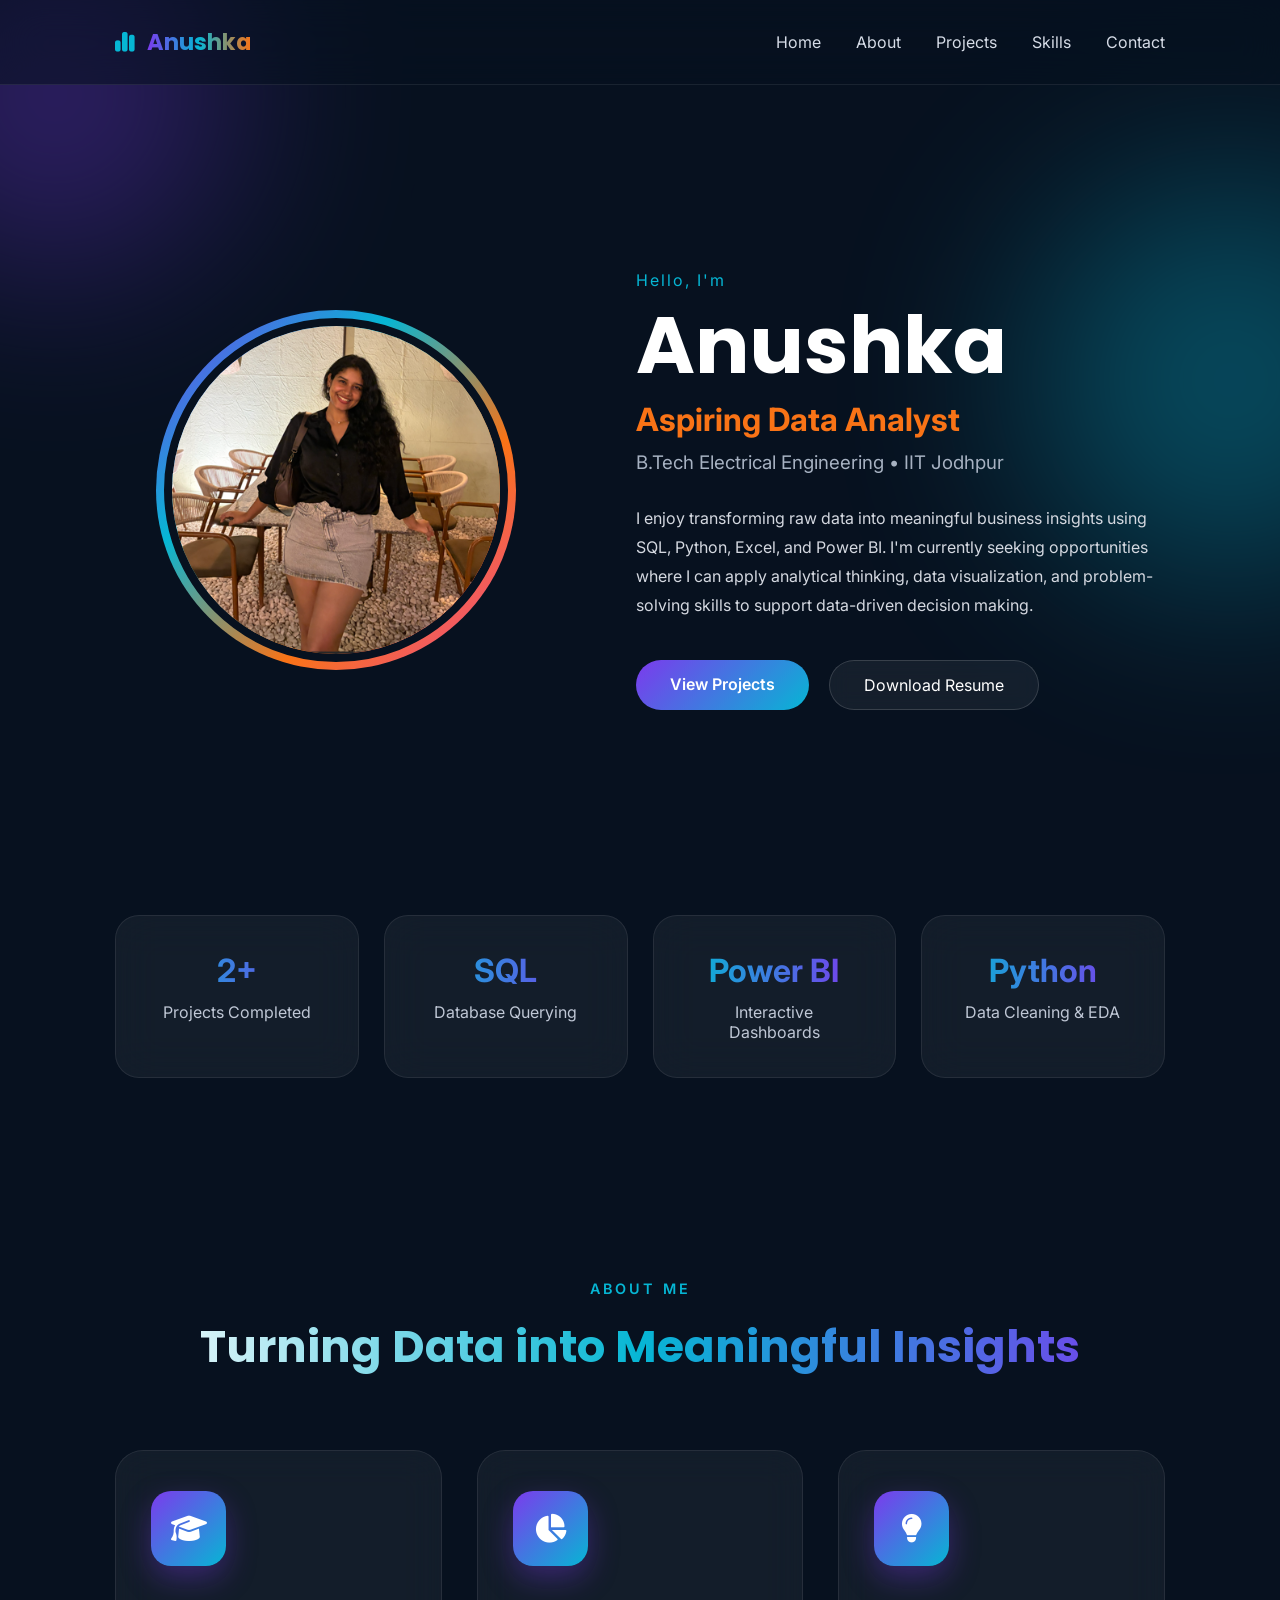
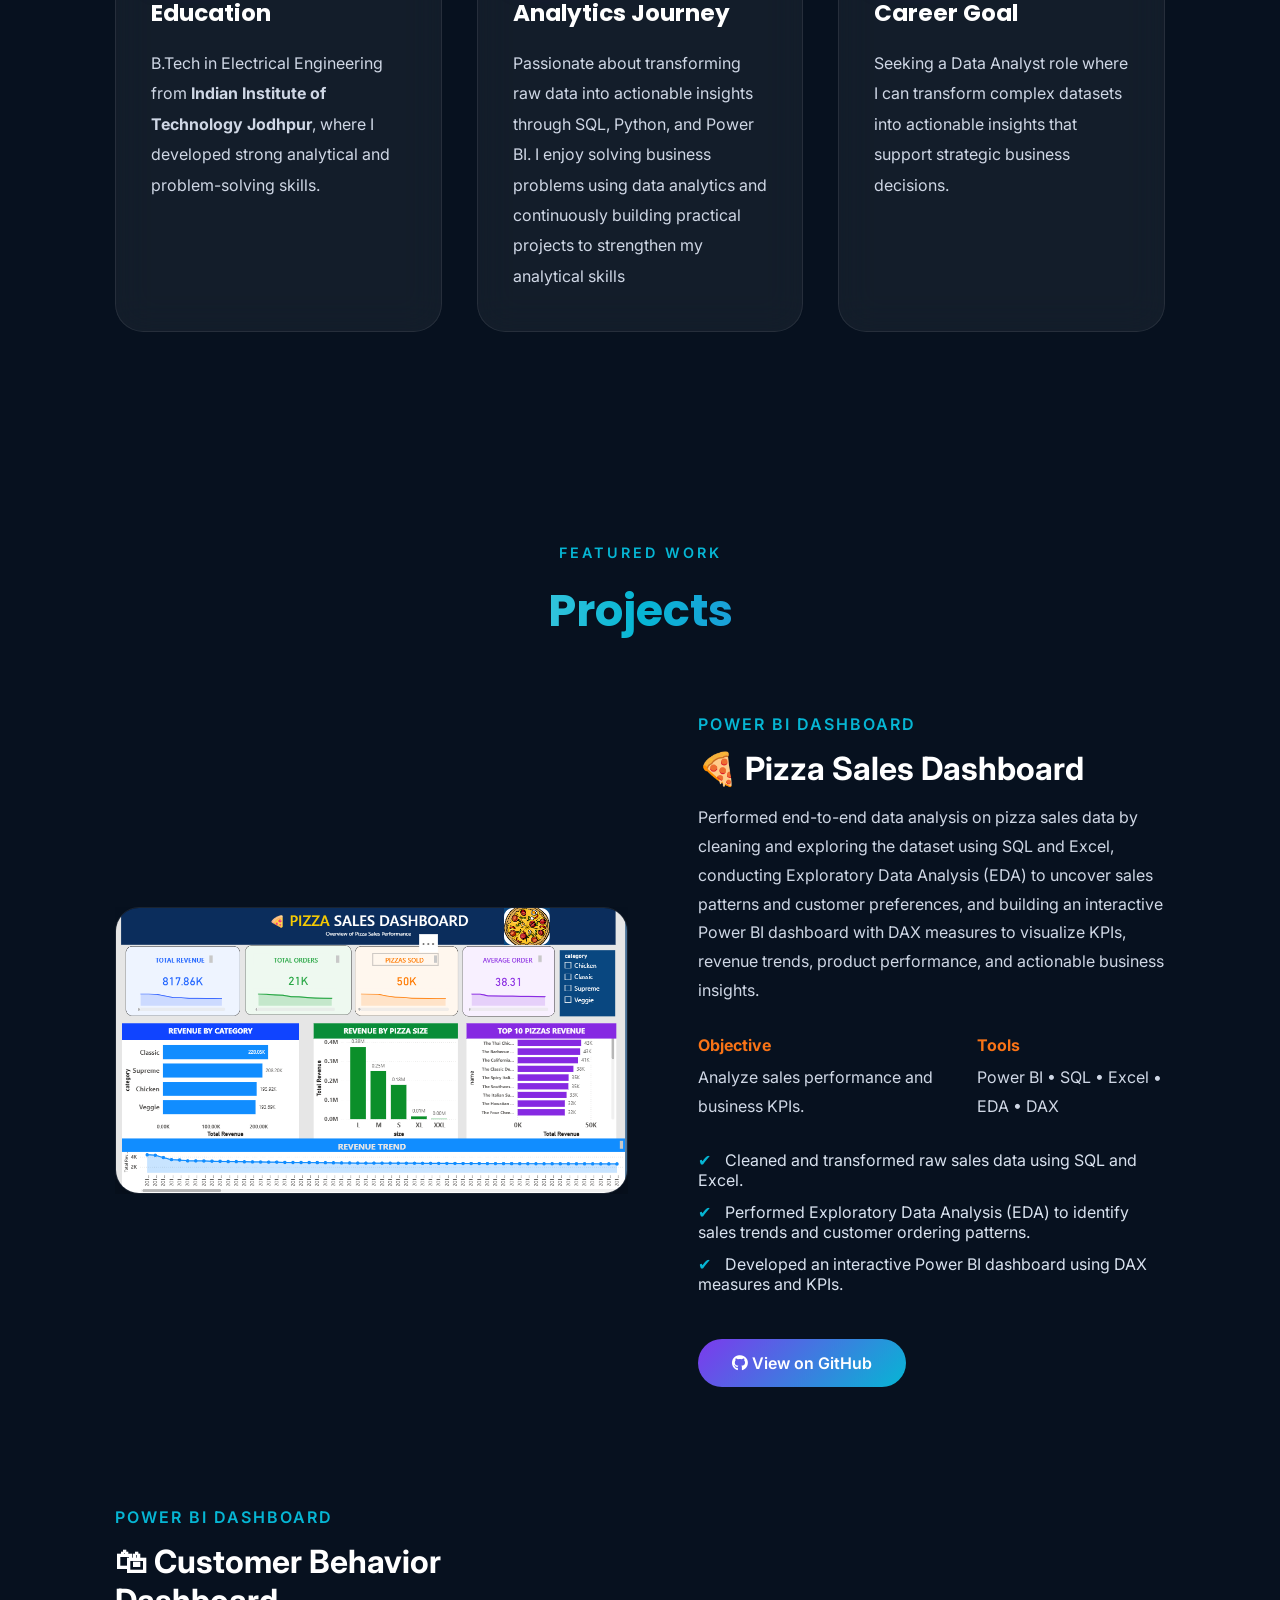
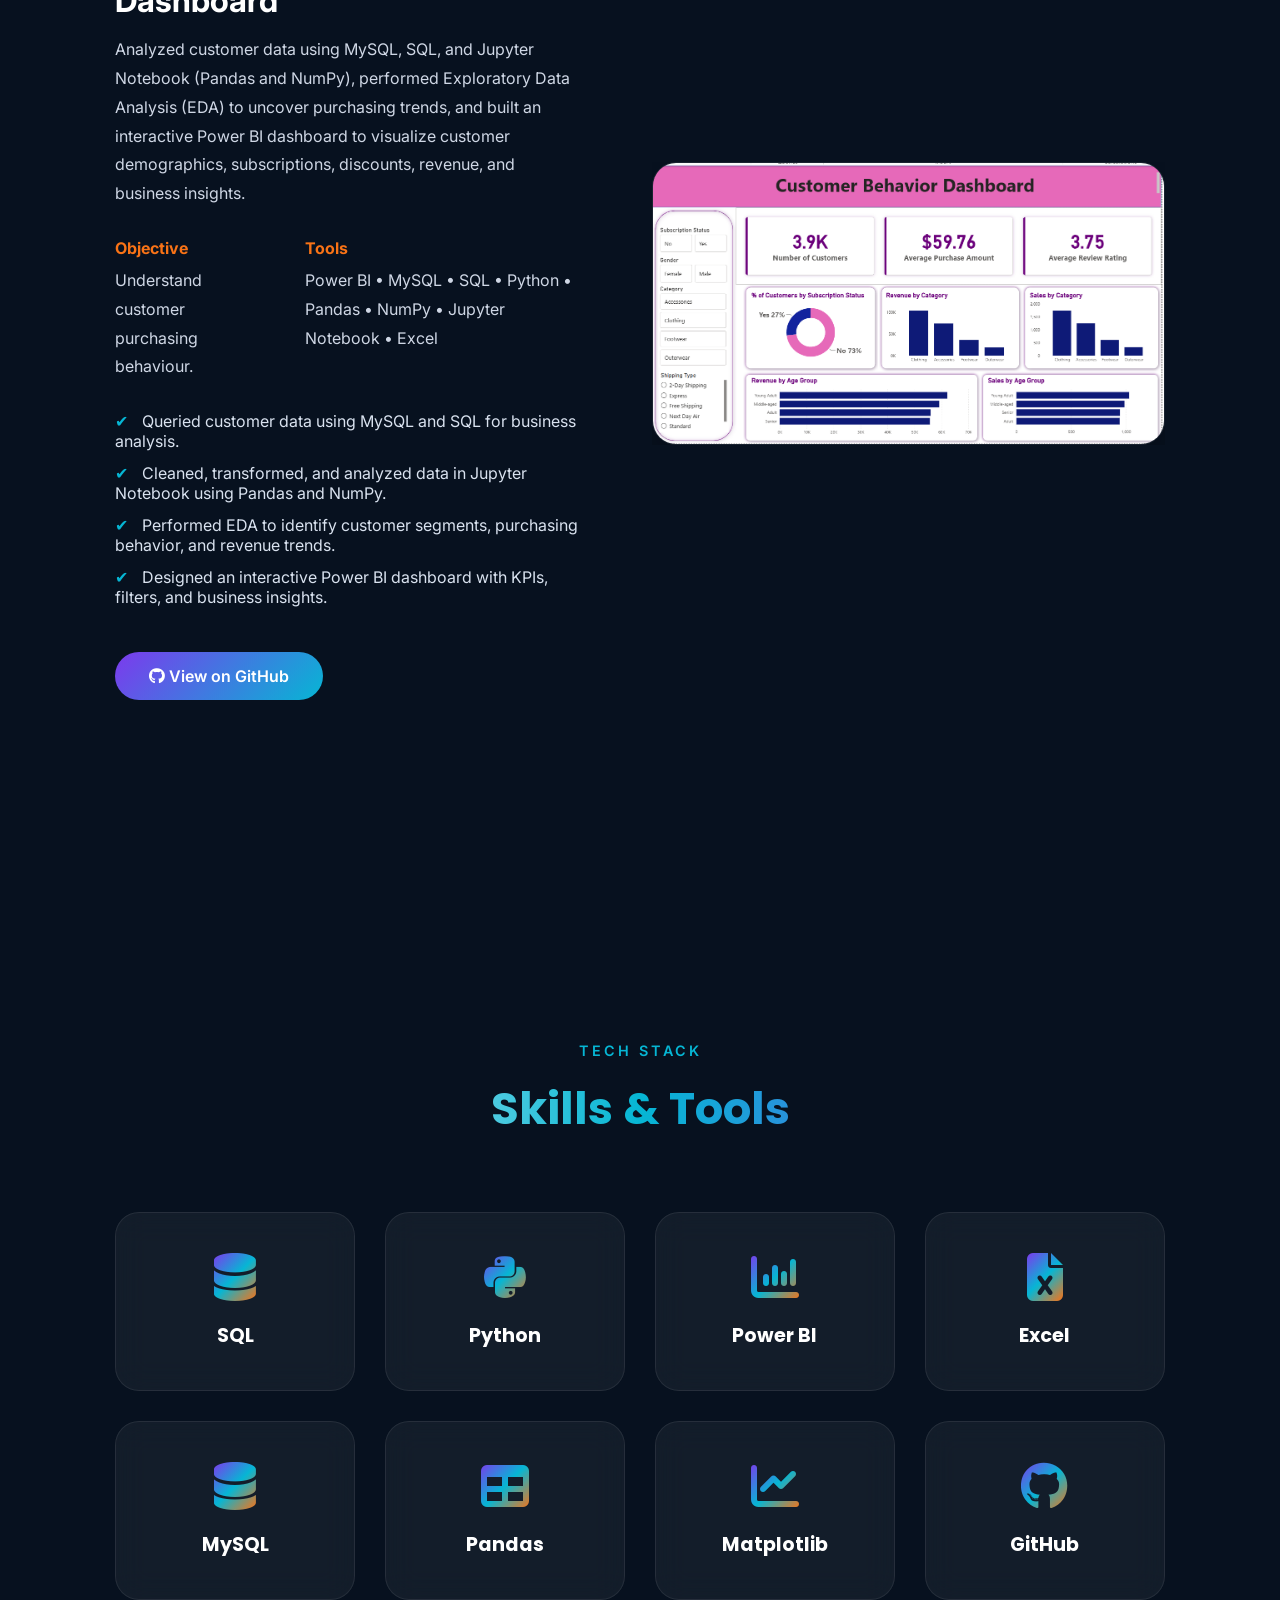
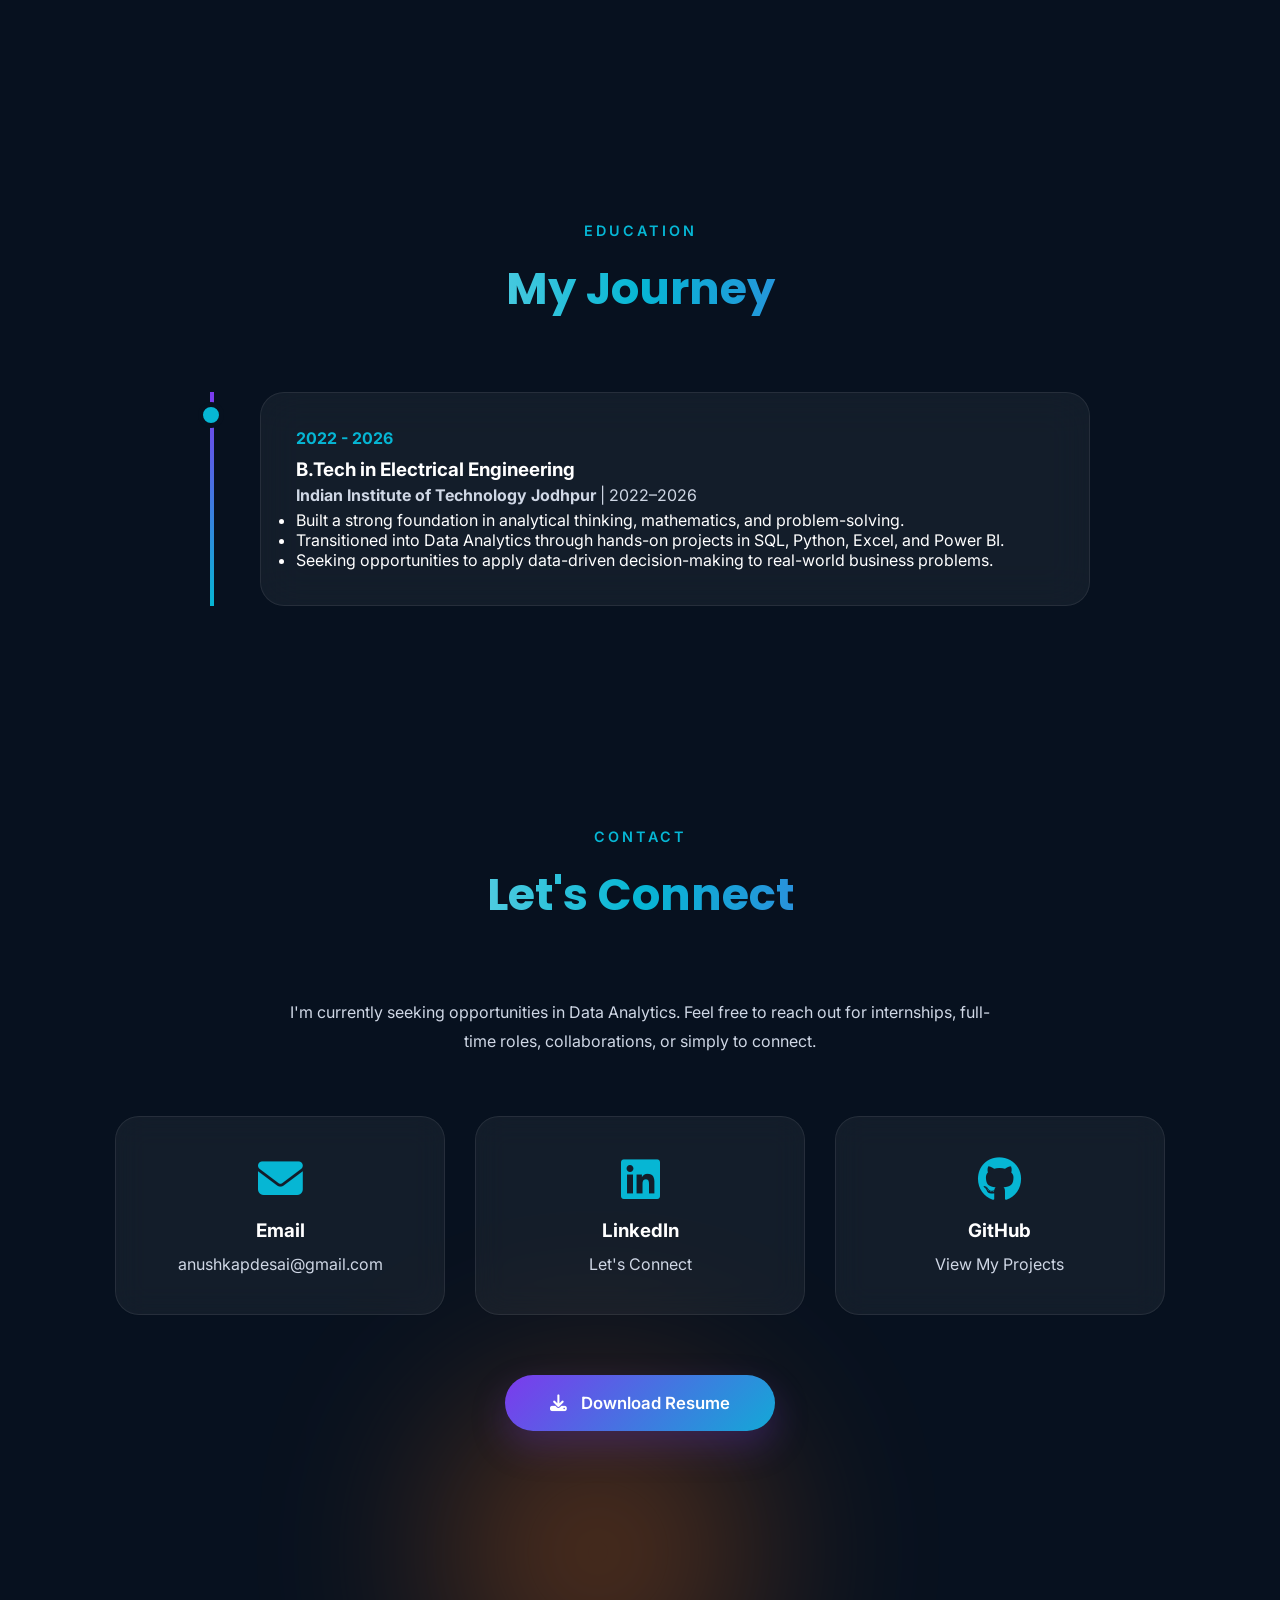
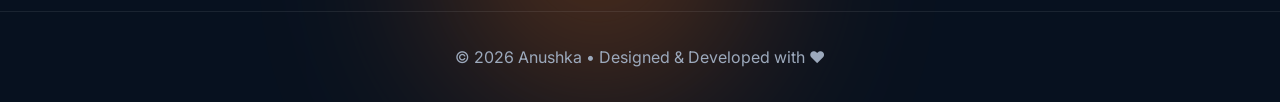
<file: index.html>
<!DOCTYPE html>
<html lang="en">

<head>

    <meta charset="UTF-8">
    <meta name="viewport" content="width=device-width, initial-scale=1.0">

    <title>Anushka | Data Analyst Portfolio</title>

    <!-- CSS -->
    <link rel="stylesheet" href="style.css">

    <!-- Google Fonts -->
    <link rel="preconnect" href="https://fonts.googleapis.com">
    <link rel="preconnect" href="https://fonts.gstatic.com" crossorigin>

    <link href="https://fonts.googleapis.com/css2?family=Poppins:wght@400;600;700;800&family=Inter:wght@300;400;500;600&display=swap"
        rel="stylesheet">

    <!-- Font Awesome -->
    <link rel="stylesheet"
        href="https://cdnjs.cloudflare.com/ajax/libs/font-awesome/6.6.0/css/all.min.css">

</head>

<body>

    <!-- Animated Background -->

    <div class="blob blob1"></div>
    <div class="blob blob2"></div>
    <div class="blob blob3"></div>

    <!-- ================= NAVBAR ================= -->

    <nav>

        <div class="logo">

            <i class="fa-solid fa-chart-simple"></i>

            <span>Anushka</span>

        </div>

        <ul>

            <li><a href="#home">Home</a></li>

            <li><a href="#about">About</a></li>

            <li><a href="#projects">Projects</a></li>

            <li><a href="#skills">Skills</a></li>

            <li><a href="#contact">Contact</a></li>

        </ul>

    </nav>

    <!-- ================= HERO ================= -->

    <section class="hero" id="home">

        <div class="hero-left">

            <div class="photo-box">

                <img src="assets/images/profile.png" alt="Anushka">

            </div>

        </div>

        <div class="hero-right">

            <p class="intro">

                Hello, I'm

            </p>

            <h1>

                Anushka

            </h1>

            <h2>

                Aspiring Data Analyst

            </h2>

            <h3>

                B.Tech Electrical Engineering • IIT Jodhpur

            </h3>

            <p class="description">

                I enjoy transforming raw data into meaningful business insights using SQL,
                Python, Excel, and Power BI. I'm currently seeking opportunities where I can
                apply analytical thinking, data visualization, and problem-solving skills to
                support data-driven decision making.

            </p>

            <div class="hero-buttons">

                <a href="#projects" class="primary-btn">

                    View Projects

                </a>

                <a href="assets/icons/Anushka_Resume.pdf" class="secondary-btn" target="_blank">

                    Download Resume

                </a>

            </div>

        </div>

    </section>

    <!-- ================= QUICK STATS ================= -->

    <section class="stats">

        <div class="stat-card">

            <h2>2+</h2>

            <p>Projects Completed</p>

        </div>

        <div class="stat-card">

            <h2>SQL</h2>

            <p>Database Querying</p>

        </div>

        <div class="stat-card">

            <h2>Power BI</h2>

            <p>Interactive Dashboards</p>

        </div>

        <div class="stat-card">

            <h2>Python</h2>

            <p>Data Cleaning & EDA</p>

        </div>

    </section>

    <!-- ================= ABOUT PREVIEW ================= -->

    <section class="about" id="about">

        <div class="section-title">

            <span>ABOUT ME</span>

            <h2>Turning Data into Meaningful Insights</h2>

        </div>

        <div class="about-container">

            <div class="about-card">

                <i class="fa-solid fa-graduation-cap"></i>

                <h3>Education</h3>

                <p>

                    B.Tech in Electrical Engineering from
                    <strong>Indian Institute of Technology Jodhpur</strong>,
                    where I developed strong analytical and problem-solving skills.

                </p>

            </div>

            <div class="about-card">

                <i class="fa-solid fa-chart-pie"></i>

                <h3>Analytics Journey</h3>

                <p>

                    Passionate about transforming raw data into actionable insights through SQL, Python, and Power BI. I enjoy solving business problems using data analytics and continuously building practical projects to strengthen my analytical skills
                </p>

            </div>

            <div class="about-card">

                <i class="fa-solid fa-lightbulb"></i>

                <h3>Career Goal</h3>

                <p>

                    Seeking a Data Analyst role where I can transform complex datasets into
                    actionable insights that support strategic business decisions.

                </p>

            </div>

        </div>

    </section>

<!-- ================= PROJECTS ================= -->

<section class="projects" id="projects">

    <div class="section-title">

        <span>FEATURED WORK</span>

        <h2>Projects</h2>

    </div>

    <!-- ================= Pizza Project ================= -->

    <div class="project-showcase">

        <div class="project-image">

            <img src="assets/images/pizza-dashboard.png" alt="Pizza Sales Dashboard">

            

        </div>

        <div class="project-details">

            <span class="project-tag">Power BI Dashboard</span>

            <h3>🍕 Pizza Sales Dashboard</h3>

            <p>
                Performed end-to-end data analysis on pizza sales data by cleaning and exploring the dataset using SQL and Excel, conducting Exploratory Data Analysis (EDA) to uncover sales patterns and customer preferences, and building an interactive Power BI dashboard with DAX measures to visualize KPIs, revenue trends, product performance, and actionable business insights.
            </p>

            <div class="project-info">

                <div>
                    <h4>Objective</h4>
                    <p>Analyze sales performance and business KPIs.</p>
                </div>

                <div>
                    <h4>Tools</h4>
                    <p>Power BI • SQL • Excel • EDA • DAX</p>
                </div>

            </div>

            <ul class="project-points">

                <li> Cleaned and transformed raw sales data using SQL and Excel.</li>

                <li> Performed Exploratory Data Analysis (EDA) to identify sales trends and customer ordering patterns.</li>

                <li> Developed an interactive Power BI dashboard using DAX measures and KPIs.</li>

            </ul>

            <a href="https://github.com/anushkaaa-20/pizza-sales-analysis"
               class="primary-btn"
               target="_blank">

                <i class="fab fa-github"></i>

                View on GitHub

            </a>

        </div>

    </div>


    <!-- ================= Customer Project ================= -->

    <div class="project-showcase reverse">

        <div class="project-details">

            <span class="project-tag">Power BI Dashboard</span>

            <h3>🛍 Customer Behavior Dashboard</h3>

            <p> 
                Analyzed customer data using MySQL, SQL, and Jupyter Notebook (Pandas and NumPy), performed Exploratory Data Analysis (EDA) to uncover purchasing trends, and built an interactive Power BI dashboard to visualize customer demographics, subscriptions, discounts, revenue, and business insights.
            </p>

            <div class="project-info">

                <div>
                    <h4>Objective</h4>
                    <p>Understand customer purchasing behaviour.</p>
                </div>

                <div>
                    <h4>Tools</h4>
                    <p>Power BI • MySQL • SQL • Python • Pandas • NumPy • Jupyter Notebook • Excel</p>
                </div>

            </div>

            <ul class="project-points">

                <li> Queried customer data using MySQL and SQL for business analysis.</li>

                <li> Cleaned, transformed, and analyzed data in Jupyter Notebook using Pandas and NumPy.</li>

                <li> Performed EDA to identify customer segments, purchasing behavior, and revenue trends.</li>

                <li> Designed an interactive Power BI dashboard with KPIs, filters, and business insights.</li>

            </ul>

            <a href="https://github.com/anushkaaa-20/customer-shopping-behavior-analysis"
               class="primary-btn"
               target="_blank">

                <i class="fab fa-github"></i>

                View on GitHub

            </a>

        </div>

        <div class="project-image">

            <img src="assets/images/customer-dashboard.png"
                 alt="Customer Dashboard">

            

        </div>

    </div>

</section>
<!-- ================= SKILLS ================= -->

<section class="skills" id="skills">

    <div class="section-title">

        <span>TECH STACK</span>

        <h2>Skills & Tools</h2>

    </div>

    <div class="skills-grid">

        <div class="skill-card">
            <i class="fa-solid fa-database"></i>
            <h3>SQL</h3>
        </div>

        <div class="skill-card">
            <i class="fa-brands fa-python"></i>
            <h3>Python</h3>
        </div>

        <div class="skill-card">
            <i class="fa-solid fa-chart-column"></i>
            <h3>Power BI</h3>
        </div>

        <div class="skill-card">
            <i class="fa-solid fa-file-excel"></i>
            <h3>Excel</h3>
        </div>

        <div class="skill-card">
            <i class="fa-solid fa-database"></i>
            <h3>MySQL</h3>
        </div>

        <div class="skill-card">
            <i class="fa-solid fa-table"></i>
            <h3>Pandas</h3>
        </div>

        <div class="skill-card">
            <i class="fa-solid fa-chart-line"></i>
            <h3>Matplotlib</h3>
        </div>

        <div class="skill-card">
            <i class="fa-brands fa-github"></i>
            <h3>GitHub</h3>
        </div>

    </div>

</section>

<!-- ================= EDUCATION ================= -->

<section class="education">

    <div class="section-title">

        <span>EDUCATION</span>

        <h2>My Journey</h2>

    </div>

    <div class="timeline">

        <div class="timeline-item">

            <div class="timeline-dot"></div>

            <div class="timeline-content">

                <span class="year">2022 - 2026</span>

                <h3>B.Tech in Electrical Engineering</h3>

                <p><strong>Indian Institute of Technology Jodhpur</strong> | 2022–2026</p>

                <ul>
                    <li>Built a strong foundation in analytical thinking, mathematics, and problem-solving.</li>
                    <li>Transitioned into Data Analytics through hands-on projects in SQL, Python, Excel, and Power BI.</li>
                    <li>Seeking opportunities to apply data-driven decision-making to real-world business problems.</li>
                </ul>


            </div>

        </div>

    </div>

</section>
    </div>

</section>
<!-- ================= CONTACT ================= -->

<section class="contact" id="contact">

    <div class="section-title">

        <span>CONTACT</span>

        <h2>Let's Connect</h2>

    </div>

    <p class="contact-text">

        I'm currently seeking opportunities in Data Analytics.
        Feel free to reach out for internships, full-time roles,
        collaborations, or simply to connect.

    </p>

    <div class="contact-grid">

        <a href="mailto:anushkapdesai@gmail.com" class="contact-card">

            <i class="fa-solid fa-envelope"></i>

            <h3>Email</h3>

            <p>anushkapdesai@gmail.com</p>

        </a>

        <a href="https://www.linkedin.com/in/anushka-desai-ab51a7305/"
           target="_blank"
           class="contact-card">

            <i class="fa-brands fa-linkedin"></i>

            <h3>LinkedIn</h3>

            <p>Let's Connect</p>

        </a>

        <a href="https://github.com/anushkaaa-20"
           target="_blank"
           class="contact-card">

            <i class="fa-brands fa-github"></i>

            <h3>GitHub</h3>

            <p>View My Projects</p>

        </a>

    </div>

    <!-- Resume Button -->

    <div class="resume-btn-container">

        <a href="assets/icons/Anushka_Resume.pdf"
           class="resume-btn"
           target="_blank">

            <i class="fa-solid fa-download"></i>

            Download Resume

        </a>

    </div>

</section>

    <script src="script.js"></script>
<footer>

    © 2026 Anushka • Designed & Developed with ❤️

</footer>
</body>

</html>
</file>
<file: style.css>
/* ===========================
   RESET
=========================== */

*{
    margin:0;
    padding:0;
    box-sizing:border-box;
}

html{
    scroll-behavior:smooth;
}

body{

    font-family:'Inter',sans-serif;

    background:#07111f;

    color:white;

    overflow-x:hidden;

    position:relative;
}


/* ===========================
   CUSTOM SCROLLBAR
=========================== */

::-webkit-scrollbar{
    width:10px;
}

::-webkit-scrollbar-track{
    background:#07111f;
}

::-webkit-scrollbar-thumb{

    background:linear-gradient(
    180deg,
    #7c3aed,
    #06b6d4
    );

    border-radius:20px;
}


/* ===========================
   ANIMATED BLOBS
=========================== */

.blob{

    position:absolute;

    border-radius:50%;

    filter:blur(100px);

    opacity:.35;

    z-index:-1;

}

.blob1{

    width:350px;
    height:350px;

    background:#7c3aed;

    top:-80px;
    left:-120px;

    animation:float1 10s ease-in-out infinite;
}

.blob2{

    width:400px;
    height:400px;

    background:#06b6d4;

    right:-150px;
    top:180px;

    animation:float2 12s ease-in-out infinite;
}

.blob3{

    width:300px;
    height:300px;

    background:#f97316;

    bottom:0;
    left:35%;

    animation:float3 15s ease-in-out infinite;
}


@keyframes float1{

    0%{
        transform:translateY(0);
    }

    50%{
        transform:translateY(80px);
    }

    100%{
        transform:translateY(0);
    }
}

@keyframes float2{

    0%{
        transform:translateX(0);
    }

    50%{
        transform:translateX(-80px);
    }

    100%{
        transform:translateX(0);
    }
}

@keyframes float3{

    0%{
        transform:translateY(0);
    }

    50%{
        transform:translateY(-70px);
    }

    100%{
        transform:translateY(0);
    }
}


/* ===========================
   NAVBAR
=========================== */

nav{

    width:100%;

    display:flex;

    justify-content:space-between;

    align-items:center;

    padding:25px 9%;

    position:sticky;

    top:0;

    backdrop-filter:blur(20px);

    background:rgba(7,17,31,.55);

    border-bottom:1px solid rgba(255,255,255,.08);

    z-index:1000;
}

.logo{

    display:flex;

    align-items:center;

    gap:12px;

    font-size:1.4rem;

    font-weight:700;

    font-family:'Poppins',sans-serif;
}

.logo i{

    color:#06b6d4;
}

.logo span{

    background:linear-gradient(
    90deg,
    #7c3aed,
    #06b6d4,
    #f97316
    );

    -webkit-background-clip:text;

    color:transparent;
}

nav ul{

    display:flex;

    gap:35px;

    list-style:none;
}

nav ul a{

    text-decoration:none;

    color:#d6dce7;

    transition:.3s;
}

nav ul a:hover{

    color:#06b6d4;
}


/* ===========================
   HERO
=========================== */

.hero{

    min-height:90vh;

    display:flex;

    align-items:center;

    justify-content:center;

    gap:80px;

    padding:80px 9%;
}

.hero-left{

    flex:1;
}

.hero-right{

    flex:1.2;
}

.photo-box{

    width:360px;

    height:360px;

    margin:auto;

    border-radius:50%;

    padding:8px;

    background:linear-gradient(
    135deg,
    #7c3aed,
    #06b6d4,
    #f97316,
    #ec4899
    );

 
}

@keyframes rotateBorder{

    100%{
        transform:rotate(360deg);
    }
}

.photo-box img{

    width:100%;

    height:100%;

    object-fit:cover;

    border-radius:50%;

    border:8px solid #07111f;
}


.intro{

    color:#06b6d4;

    font-size:1rem;

    letter-spacing:2px;

    margin-bottom:15px;
}

.hero-right h1{

    font-size:5rem;

    font-family:'Poppins',sans-serif;

    line-height:1;
}

.hero-right h2{

    margin-top:15px;

    font-size:2rem;

    color:#f97316;
}

.hero-right h3{

    margin-top:12px;

    color:#a7b2c2;

    font-weight:400;
}

.description{

    margin-top:30px;

    color:#d4d8e0;

    line-height:1.8;

    max-width:600px;
}


/* ===========================
   BUTTONS
=========================== */

.hero-buttons{

    margin-top:40px;

    display:flex;

    gap:20px;

    flex-wrap:wrap;
}

.primary-btn{

    padding:14px 34px;

    text-decoration:none;

    border-radius:50px;

    color:white;

    font-weight:600;

    background:linear-gradient(
    135deg,
    #7c3aed,
    #06b6d4
    );

    transition:.4s;
}

.primary-btn:hover{

    transform:translateY(-4px);

    box-shadow:
    0 15px 35px
    rgba(124,58,237,.4);
}


.secondary-btn{

    padding:14px 34px;

    border-radius:50px;

    text-decoration:none;

    color:white;

    border:1px solid rgba(255,255,255,.15);

    background:rgba(255,255,255,.06);

    backdrop-filter:blur(10px);

    transition:.4s;
}

.secondary-btn:hover{

    background:rgba(255,255,255,.12);

    transform:translateY(-4px);
}


/* ===========================
   STATS
=========================== */

.stats{

    display:grid;

    grid-template-columns:
    repeat(4,1fr);

    gap:25px;

    padding:20px 9% 100px;
}

.stat-card{

    padding:35px;

    text-align:center;

    border-radius:24px;

    background:rgba(255,255,255,.05);

    border:1px solid rgba(255,255,255,.08);

    backdrop-filter:blur(20px);

    transition:.4s;
}

.stat-card:hover{

    transform:translateY(-8px);

    border-color:#06b6d4;
}

.stat-card h2{

    font-size:2rem;

    margin-bottom:12px;

    background:linear-gradient(
    90deg,
    #06b6d4,
    #7c3aed
    );

    -webkit-background-clip:text;

    color:transparent;
}

.stat-card p{

    color:#bfc7d5;
}
/* =====================================================
   ABOUT SECTION
===================================================== */

.about{

    padding:100px 9%;

}

.section-title{

    text-align:center;

    margin-bottom:70px;

}

.section-title span{

    color:#06b6d4;

    font-weight:600;

    letter-spacing:3px;

    font-size:.9rem;

}

.section-title h2{

    margin-top:15px;

    font-size:2.8rem;

    font-family:'Poppins',sans-serif;

    background:linear-gradient(
    90deg,
    #ffffff,
    #06b6d4,
    #7c3aed
    );

    -webkit-background-clip:text;

    color:transparent;

}

/* =============================
   ABOUT GRID
============================= */

.about-container{

    display:grid;

    grid-template-columns:repeat(3,1fr);

    gap:35px;

}

/* =============================
   ABOUT CARD
============================= */

.about-card{

    background:rgba(255,255,255,.05);

    border:1px solid rgba(255,255,255,.08);

    backdrop-filter:blur(18px);

    border-radius:28px;

    padding:40px 35px;

    transition:.45s;

    position:relative;

    overflow:hidden;

}

/* glowing top line */

.about-card::before{

    content:"";

    position:absolute;

    top:0;

    left:-100%;

    width:100%;

    height:4px;

    background:linear-gradient(
    90deg,
    #7c3aed,
    #06b6d4,
    #f97316
    );

    transition:.6s;

}

.about-card:hover::before{

    left:0;

}

.about-card:hover{

    transform:translateY(-12px);

    border-color:#06b6d4;

    box-shadow:
    0 20px 45px rgba(6,182,212,.15);

}

/* =============================
   ICON
============================= */

.about-card i{

    width:75px;

    height:75px;

    display:flex;

    justify-content:center;

    align-items:center;

    border-radius:20px;

    font-size:1.8rem;

    margin-bottom:30px;

    background:linear-gradient(
    135deg,
    #7c3aed,
    #06b6d4
    );

    color:white;

    box-shadow:
    0 12px 30px rgba(124,58,237,.35);

}

.about-card h3{

    font-size:1.45rem;

    margin-bottom:18px;

    font-family:'Poppins',sans-serif;

}

.about-card p{

    color:#cfd7e5;

    line-height:1.9;

}

/* =====================================================
   PROJECT SECTION (FOR NEXT HTML PART)
===================================================== */

.projects{

    padding:110px 9%;

}

.project-grid{

    display:grid;

    grid-template-columns:repeat(2,1fr);

    gap:45px;

}

/* =============================
   PROJECT CARD
============================= */

.project-card{

    background:rgba(255,255,255,.05);

    border-radius:30px;

    overflow:hidden;

    border:1px solid rgba(255,255,255,.08);

    backdrop-filter:blur(18px);

    transition:.45s;

    position:relative;

}

.project-card:hover{

    transform:translateY(-15px);

    box-shadow:
    0 25px 55px rgba(0,0,0,.35);

}

/* =============================
   DASHBOARD IMAGE
============================= */

.project-image{

    position:relative;

    overflow:hidden;

}

.project-image img{

    width:100%;

    display:block;

    transition:.6s;

}

.project-card:hover .project-image img{

    transform:scale(1.05);

}

/* =============================
   FLOATING PIZZA /
   SHOPPING IMAGE
============================= */

.corner-image{

    position:absolute;

    width:80px;

    left:-20px;

    top:-20px;

    background:white;

    padding:10px;

    border-radius:18px;

    box-shadow:0 10px 25px rgba(0,0,0,.25);

}

.corner-image img{

    width:100%;

}

/* =============================
   CONTENT
============================= */

.project-content{

    padding:35px;

}

.project-content h3{

    font-size:1.7rem;

    margin-bottom:15px;

    font-family:'Poppins',sans-serif;

}

.project-content p{

    color:#d0d7e4;

    line-height:1.8;

    margin-bottom:25px;

}

/* =============================
   TECH BADGES
============================= */

.tech-stack{

    display:flex;

    flex-wrap:wrap;

    gap:12px;

    margin-bottom:28px;

}

.tech-stack span{

    padding:8px 18px;

    border-radius:30px;

    background:rgba(124,58,237,.18);

    border:1px solid rgba(124,58,237,.35);

    color:#dfe8ff;

    font-size:.9rem;

}

/* =============================
   BUTTONS
============================= */

.project-buttons{

    display:flex;

    gap:15px;

}

.project-btn{

    text-decoration:none;

    color:white;

    padding:12px 24px;

    border-radius:40px;

    transition:.4s;

    background:linear-gradient(
    135deg,
    #7c3aed,
    #06b6d4
    );

}

.project-btn:hover{

    transform:translateY(-4px);

}

.github-btn{

    text-decoration:none;

    color:white;

    padding:12px 24px;

    border-radius:40px;

    border:1px solid rgba(255,255,255,.15);

    background:rgba(255,255,255,.05);

    transition:.4s;

}

.github-btn:hover{

    background:rgba(255,255,255,.12);

}

/* =====================================================
   RESPONSIVE
===================================================== */

@media(max-width:992px){

.about-container{

grid-template-columns:1fr;

}

.project-grid{

grid-template-columns:1fr;

}

}

@media(max-width:768px){

.section-title h2{

font-size:2.2rem;

}

.about-card{

padding:30px;

}

.project-content{

padding:28px;

}

.corner-image{

width:70px;

}

}
/* ==========================
   PROJECTS
========================== */

.projects{
    padding:110px 9%;
}

.project-showcase{
    display:grid;
    grid-template-columns:1.1fr 1fr;
    gap:70px;
    align-items:center;
    margin-bottom:120px;
}

.project-showcase.reverse{
    grid-template-columns:1fr 1.1fr;
}

.project-image{
    position:relative;
}

.project-image img:first-child{
    width:100%;
    display:block;
    border-radius:24px;
    border:1px solid rgba(255,255,255,.08);
    box-shadow:0 20px 40px rgba(0,0,0,.25);
}

.floating-img{

    position:absolute;

    width:85px;

    height:85px;

    right:-25px;

    bottom:-20px;

    background:#fff;

    padding:8px;

    border-radius:50%;

    object-fit:contain;

    box-shadow:0 10px 25px rgba(0,0,0,.25);

    z-index:5;

    animation:float 3s ease-in-out infinite;

}

@keyframes float{

    0%{
        transform:translateY(0px);
    }

    50%{
        transform:translateY(-10px);
    }

    100%{
        transform:translateY(0px);
    }

}

.project-tag{
    color:#06b6d4;
    font-weight:600;
    letter-spacing:2px;
    text-transform:uppercase;
}

.project-details h3{
    font-size:2rem;
    margin:15px 0;
}

.project-details p{
    color:#cfd7e5;
    line-height:1.8;
}

.project-info{
    display:flex;
    gap:40px;
    margin:30px 0;
}

.project-info h4{
    color:#f97316;
    margin-bottom:8px;
}

.project-points{
    list-style:none;
    margin:25px 0 35px;
    padding:0;
}

.project-points li{
    margin-bottom:12px;
    color:#d9e2ef;
}

.project-points li::before{
    content:"✔";
    color:#06b6d4;
    margin-right:10px;
}

.project-details .primary-btn{
    display:inline-block;
    margin-top:10px;
}

/* ==========================
   RESPONSIVE
========================== */

@media(max-width:992px){

    .project-showcase,
    .project-showcase.reverse{

        grid-template-columns:1fr;
        gap:40px;

    }

    .project-showcase.reverse .project-image{

        order:-1;

    }

    .project-info{

        flex-direction:column;
        gap:20px;

    }

    .floating-img{

        width:80px;
        right:10px;
        top:10px;

    }

}
/* =====================================================
   SKILLS
===================================================== */

.skills{

    padding:110px 9%;

}

.skills-grid{

    display:grid;

    grid-template-columns:repeat(4,1fr);

    gap:30px;

}

.skill-card{

    background:rgba(255,255,255,.05);

    backdrop-filter:blur(15px);

    border:1px solid rgba(255,255,255,.08);

    border-radius:24px;

    padding:40px;

    text-align:center;

    transition:.45s;

}

.skill-card:hover{

    transform:translateY(-12px);

    border-color:#06b6d4;

    box-shadow:0 20px 45px rgba(6,182,212,.18);

}

.skill-card i{

    font-size:3rem;

    margin-bottom:20px;

    background:linear-gradient(
        135deg,
        #7c3aed,
        #06b6d4,
        #f97316
    );

    -webkit-background-clip:text;

    color:transparent;

}

.skill-card h3{

    font-size:1.2rem;

    font-family:'Poppins',sans-serif;

}

/* ---------- Responsive ---------- */

@media(max-width:992px){

.skills-grid{

grid-template-columns:repeat(2,1fr);

}

}

@media(max-width:600px){

.skills-grid{

grid-template-columns:1fr;

}

}
/* =======================================
EDUCATION
======================================= */

.education{

    padding:110px 9%;

}

.timeline{

    position:relative;

    max-width:900px;

    margin:auto;

}

.timeline::before{

    content:"";

    position:absolute;

    left:20px;

    top:0;

    width:4px;

    height:100%;

    background:linear-gradient(#7c3aed,#06b6d4);

}

.timeline-item{

    position:relative;

    padding-left:70px;

}

.timeline-dot{

    position:absolute;

    left:8px;

    top:10px;

    width:26px;

    height:26px;

    border-radius:50%;

    background:#06b6d4;

    border:5px solid #07111f;

}

.timeline-content{

    background:rgba(255,255,255,.05);

    border:1px solid rgba(255,255,255,.08);

    backdrop-filter:blur(20px);

    border-radius:24px;

    padding:35px;

}

.year{

    color:#06b6d4;

    font-weight:700;

}

.timeline-content h3{

    margin-top:10px;

}

.timeline-content h4{

    color:#f97316;

    margin:10px 0;

}

.timeline-content p{

    color:#cfd7e5;

    line-height:1.8;

}


/* ==================================
CONTACT
================================== */

.contact{

    padding:110px 9%;

    text-align:center;

}

.contact-text{

    max-width:700px;

    margin:25px auto 60px;

    color:#cfd7e5;

    line-height:1.8;

}

.contact-grid{

    display:grid;

    grid-template-columns:repeat(3,1fr);

    gap:30px;

}

.contact-card{

    text-decoration:none;

    color:white;

    background:rgba(255,255,255,.05);

    border:1px solid rgba(255,255,255,.08);

    backdrop-filter:blur(15px);

    border-radius:24px;

    padding:40px;

    transition:.4s;

}

.contact-card:hover{

    transform:translateY(-10px);

    border-color:#06b6d4;

    box-shadow:0 20px 40px rgba(6,182,212,.15);

}

.contact-card i{

    font-size:2.8rem;

    margin-bottom:18px;

    color:#06b6d4;

}

.contact-card h3{

    margin-bottom:12px;

}

.contact-card p{

    color:#cfd7e5;

}
/* ===========================
RESUME BUTTON
=========================== */

.resume-btn-container{

    margin-top:60px;

    display:flex;

    justify-content:center;

}

.resume-btn{

    text-decoration:none;

    color:white;

    padding:18px 45px;

    border-radius:60px;

    font-size:1.05rem;

    font-weight:600;

    background:linear-gradient(
    135deg,
    #7c3aed,
    #06b6d4,
    #f97316
    );

    background-size:250%;

    transition:.5s;

    box-shadow:0 15px 35px rgba(124,58,237,.25);

}

.resume-btn i{

    margin-right:10px;

}

.resume-btn:hover{

    background-position:right;

    transform:translateY(-6px);

    box-shadow:0 20px 45px rgba(6,182,212,.35);

}
/* ======================
FOOTER
====================== */

footer{

    padding:35px;

    border-top:1px solid rgba(255,255,255,.08);

    text-align:center;

    color:#9ca9bc;

    margin-top:70px;

}
/* ===========================
SCROLL REVEAL
=========================== */

.hidden{

    opacity:0;

    transform:translateY(70px);

    transition:all .8s ease;

}

.show{

    opacity:1;

    transform:translateY(0);

}


/* ===========================
ACTIVE NAVBAR LINK
=========================== */

nav ul li a.active{

    color:#06b6d4;

    font-weight:600;

}
</file>
